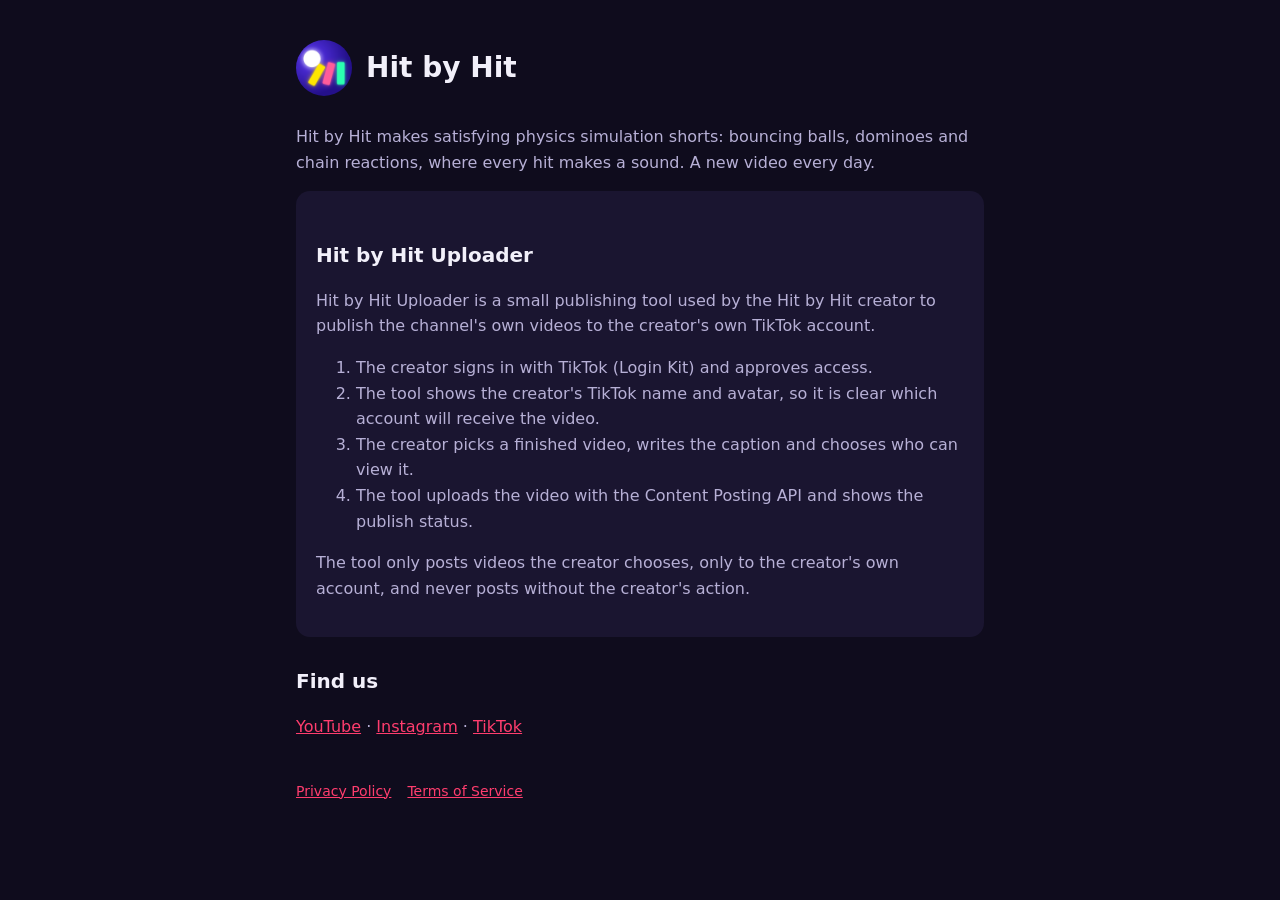
<file: index.html>
<!doctype html>
<html lang="en">
<head>
<meta charset="utf-8">
<meta name="viewport" content="width=device-width,initial-scale=1">
<title>Hit by Hit</title>
<link rel="stylesheet" href="style.css">
</head>
<body>
<main>
<header><img src="icon.png" alt="Hit by Hit logo"><h1>Hit by Hit</h1></header>
<p>Hit by Hit makes satisfying physics simulation shorts: bouncing balls, dominoes and chain reactions, where every hit makes a sound. A new video every day.</p>
<div class="card">
<h2>Hit by Hit Uploader</h2>
<p>Hit by Hit Uploader is a small publishing tool used by the Hit by Hit creator to publish the channel's own videos to the creator's own TikTok account.</p>
<ol>
<li>The creator signs in with TikTok (Login Kit) and approves access.</li>
<li>The tool shows the creator's TikTok name and avatar, so it is clear which account will receive the video.</li>
<li>The creator picks a finished video, writes the caption and chooses who can view it.</li>
<li>The tool uploads the video with the Content Posting API and shows the publish status.</li>
</ol>
<p>The tool only posts videos the creator chooses, only to the creator's own account, and never posts without the creator's action.</p>
</div>
<h2>Find us</h2>
<p><a href="https://www.youtube.com/@hitbyhitsim">YouTube</a> · <a href="https://www.instagram.com/hitbyhitsim/">Instagram</a> · <a href="https://www.tiktok.com/@hitbyhit.sim">TikTok</a></p>
<footer><nav><a href="privacy.html">Privacy Policy</a><a href="terms.html">Terms of Service</a></nav></footer>
</main>
</body>
</html>
</file>
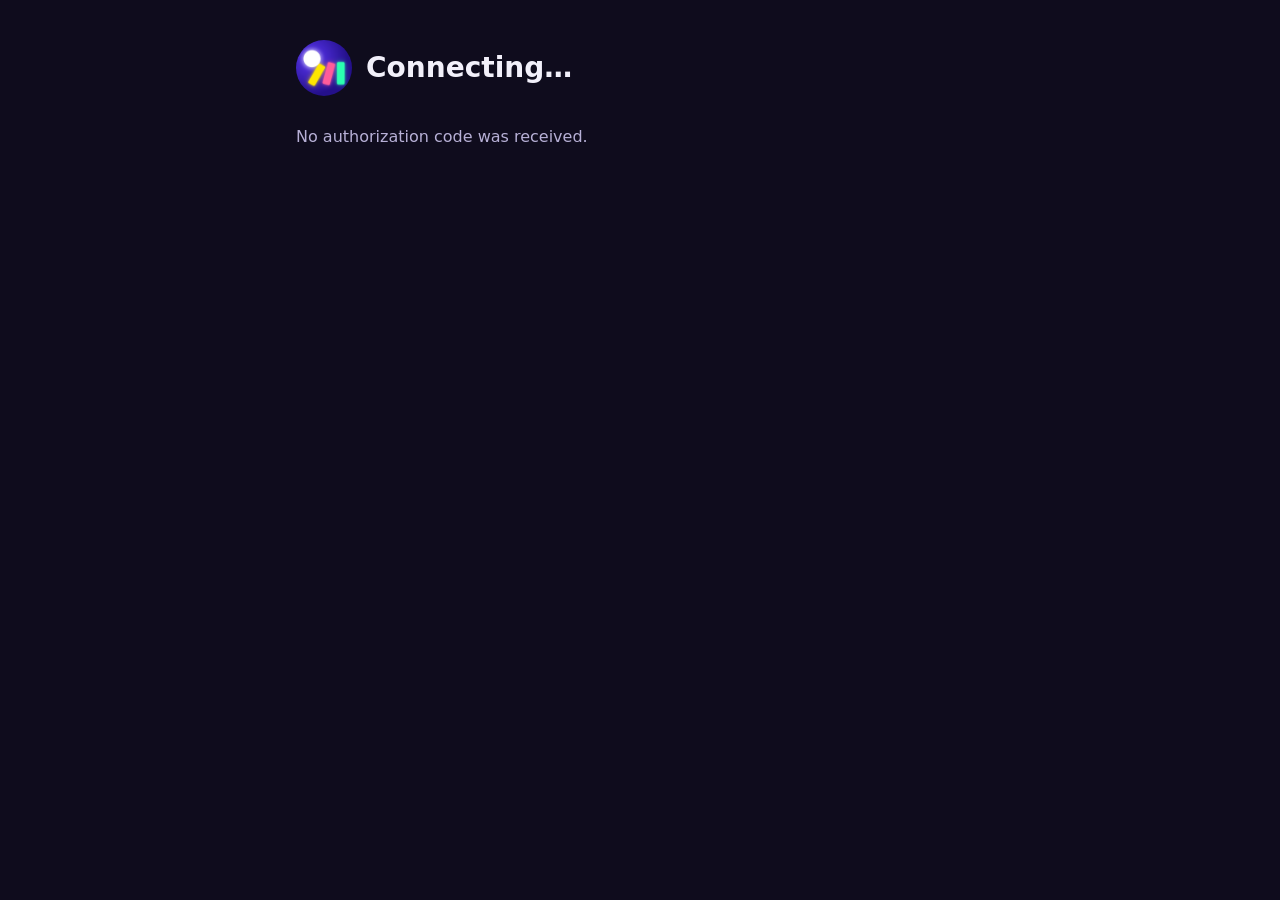
<file: callback.html>
<!doctype html>
<html lang="en">
<head>
<meta charset="utf-8">
<meta name="viewport" content="width=device-width,initial-scale=1">
<title>Connecting to TikTok</title>
<link rel="stylesheet" href="style.css">
</head>
<body>
<main>
<header><img src="icon.png" alt="Hit by Hit logo"><h1>Connecting…</h1></header>
<p id="msg">Returning to Hit by Hit Uploader on your computer.</p>
<script>
(function () {
  var q = new URLSearchParams(location.search);
  var code = q.get("code"), state = q.get("state"), err = q.get("error");
  var msg = document.getElementById("msg");
  if (err) { msg.textContent = "TikTok returned an error: " + err; return; }
  if (!code) { msg.textContent = "No authorization code was received."; return; }
  var target = "http://localhost:8765/callback?code=" + encodeURIComponent(code) +
               "&state=" + encodeURIComponent(state || "");
  location.replace(target);
})();
</script>
</main>
</body>
</html>
</file>
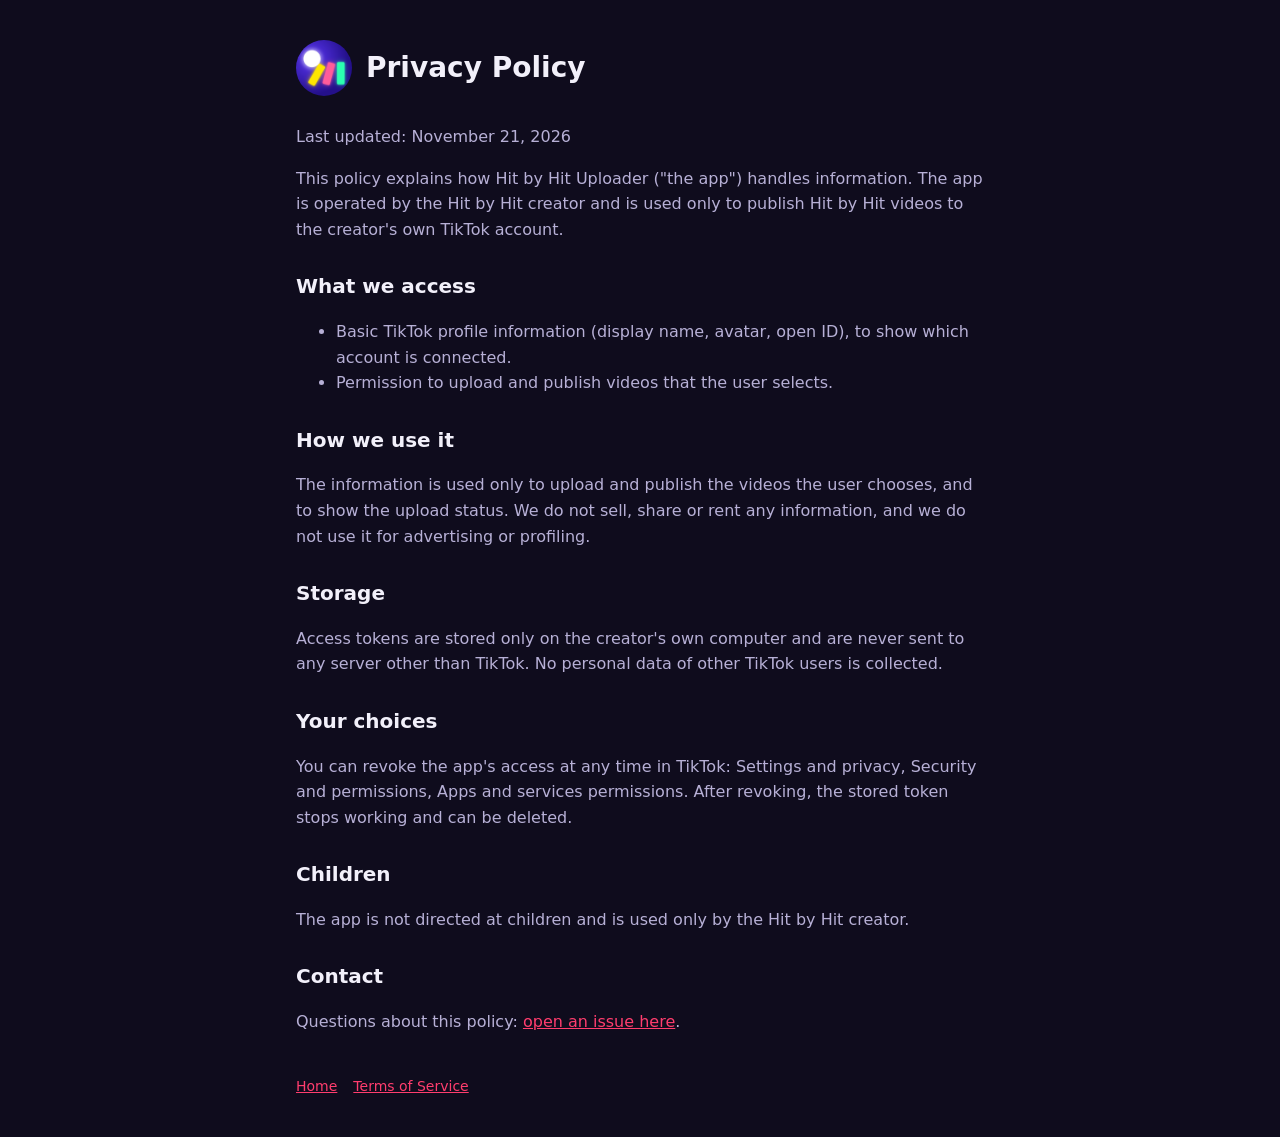
<file: privacy.html>
<!doctype html>
<html lang="en">
<head>
<meta charset="utf-8">
<meta name="viewport" content="width=device-width,initial-scale=1">
<title>Privacy Policy</title>
<link rel="stylesheet" href="style.css">
</head>
<body>
<main>
<header><img src="icon.png" alt="Hit by Hit logo"><h1>Privacy Policy</h1></header>
<p>Last updated: November 21, 2026</p>
<p>This policy explains how Hit by Hit Uploader ("the app") handles information. The app is operated by the Hit by Hit creator and is used only to publish Hit by Hit videos to the creator's own TikTok account.</p>
<h2>What we access</h2>
<ul>
<li>Basic TikTok profile information (display name, avatar, open ID), to show which account is connected.</li>
<li>Permission to upload and publish videos that the user selects.</li>
</ul>
<h2>How we use it</h2>
<p>The information is used only to upload and publish the videos the user chooses, and to show the upload status. We do not sell, share or rent any information, and we do not use it for advertising or profiling.</p>
<h2>Storage</h2>
<p>Access tokens are stored only on the creator's own computer and are never sent to any server other than TikTok. No personal data of other TikTok users is collected.</p>
<h2>Your choices</h2>
<p>You can revoke the app's access at any time in TikTok: Settings and privacy, Security and permissions, Apps and services permissions. After revoking, the stored token stops working and can be deleted.</p>
<h2>Children</h2>
<p>The app is not directed at children and is used only by the Hit by Hit creator.</p>
<h2>Contact</h2>
<p>Questions about this policy: <a href="https://github.com/benaya798-droid/hitbyhit/issues">open an issue here</a>.</p>
<footer><nav><a href="index.html">Home</a><a href="terms.html">Terms of Service</a></nav></footer>
</main>
</body>
</html>
</file>
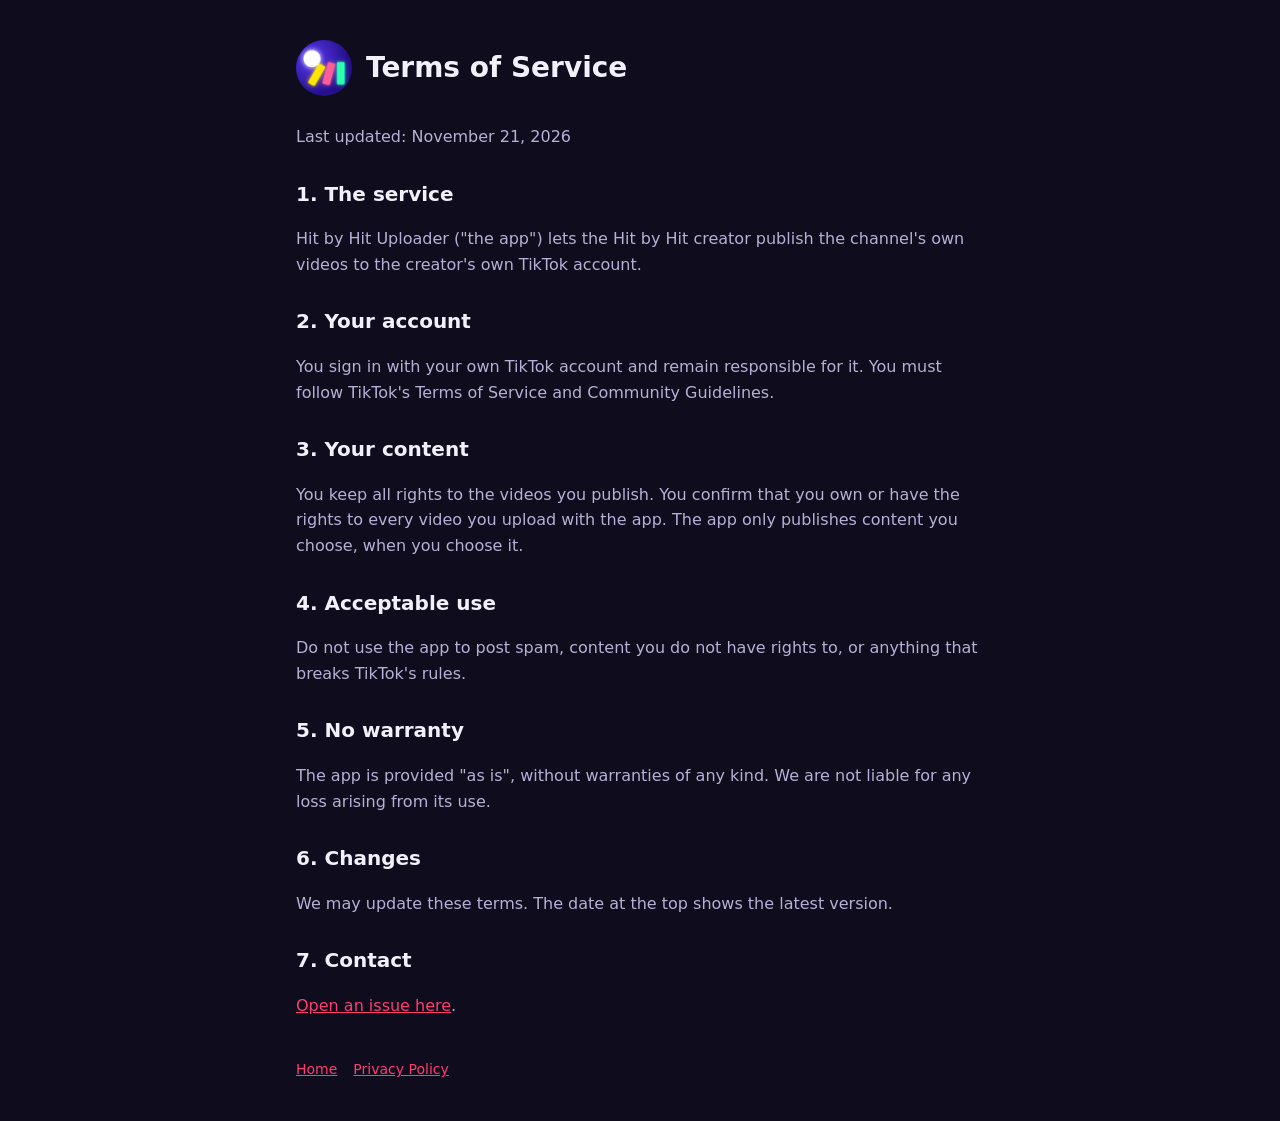
<file: terms.html>
<!doctype html>
<html lang="en">
<head>
<meta charset="utf-8">
<meta name="viewport" content="width=device-width,initial-scale=1">
<title>Terms of Service</title>
<link rel="stylesheet" href="style.css">
</head>
<body>
<main>
<header><img src="icon.png" alt="Hit by Hit logo"><h1>Terms of Service</h1></header>
<p>Last updated: November 21, 2026</p>
<h2>1. The service</h2>
<p>Hit by Hit Uploader ("the app") lets the Hit by Hit creator publish the channel's own videos to the creator's own TikTok account.</p>
<h2>2. Your account</h2>
<p>You sign in with your own TikTok account and remain responsible for it. You must follow TikTok's Terms of Service and Community Guidelines.</p>
<h2>3. Your content</h2>
<p>You keep all rights to the videos you publish. You confirm that you own or have the rights to every video you upload with the app. The app only publishes content you choose, when you choose it.</p>
<h2>4. Acceptable use</h2>
<p>Do not use the app to post spam, content you do not have rights to, or anything that breaks TikTok's rules.</p>
<h2>5. No warranty</h2>
<p>The app is provided "as is", without warranties of any kind. We are not liable for any loss arising from its use.</p>
<h2>6. Changes</h2>
<p>We may update these terms. The date at the top shows the latest version.</p>
<h2>7. Contact</h2>
<p><a href="https://github.com/benaya798-droid/hitbyhit/issues">Open an issue here</a>.</p>
<footer><nav><a href="index.html">Home</a><a href="privacy.html">Privacy Policy</a></nav></footer>
</main>
</body>
</html>
</file>
<file: style.css>
:root{--bg:#0f0c1d;--card:#1a1530;--text:#f2f0fa;--muted:#b7b0d6;--accent:#ff3d6e}
*{box-sizing:border-box}
body{margin:0;background:var(--bg);color:var(--text);font:16px/1.6 system-ui,-apple-system,"Segoe UI",sans-serif}
main{max-width:720px;margin:0 auto;padding:40px 16px}
header{display:flex;align-items:center;gap:14px;margin-bottom:28px}
header img{width:56px;height:56px;border-radius:50%}
h1{font-size:28px;margin:0}
h2{font-size:20px;margin-top:28px}
a{color:var(--accent)}
p,li{color:var(--muted)}
.card{background:var(--card);border-radius:14px;padding:20px;margin:16px 0}
nav a{margin-inline-end:16px}
footer{margin-top:40px;font-size:14px;color:var(--muted)}
button{background:var(--accent);color:#fff;border:0;border-radius:10px;padding:12px 18px;font-size:16px;cursor:pointer}
</file>
